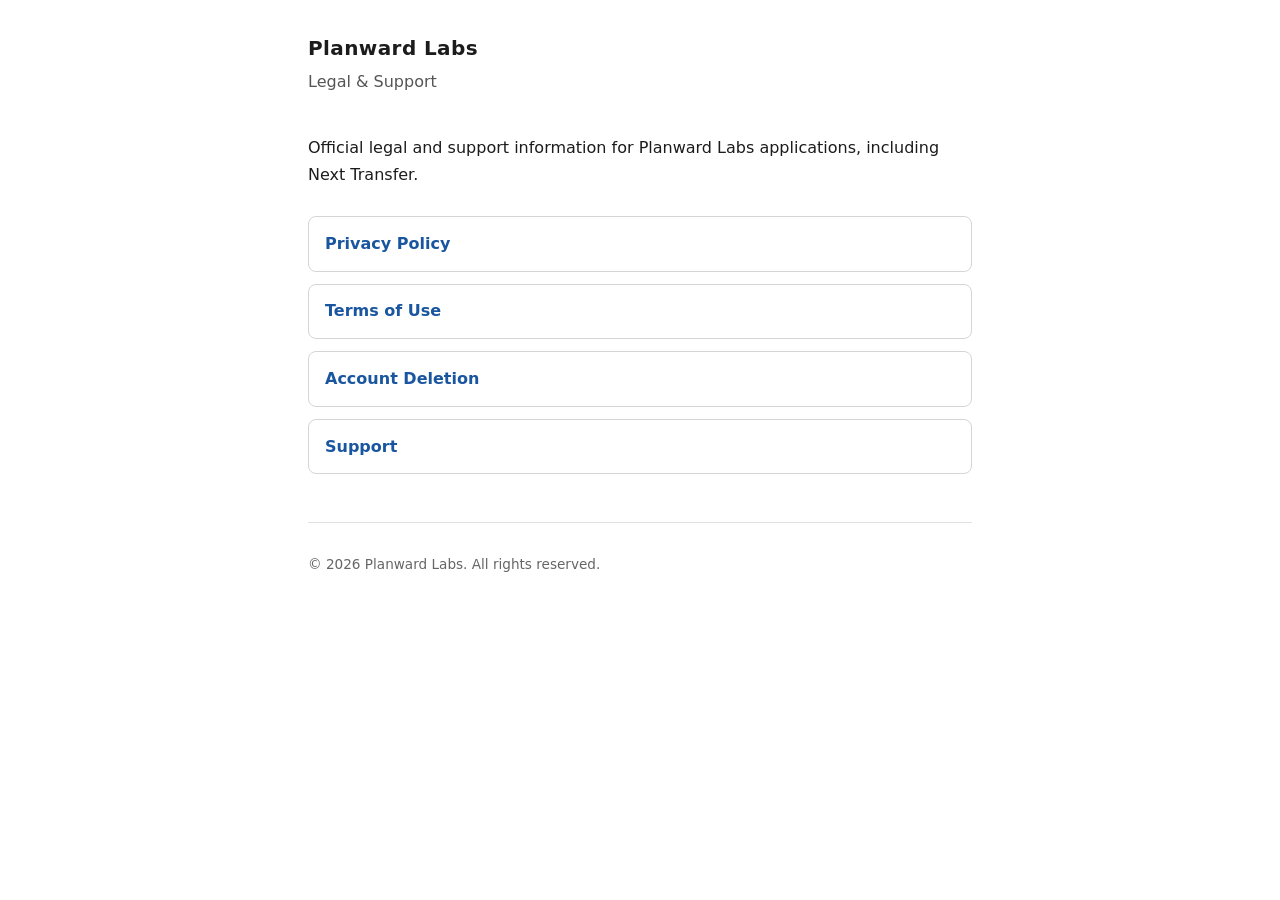
<file: index.html>
<!DOCTYPE html>
<html lang="en">
<head>
  <meta charset="utf-8">
  <meta name="viewport" content="width=device-width, initial-scale=1">
  <title>Planward Labs — Legal &amp; Support</title>
  <meta name="description" content="Legal and support information for Planward Labs applications.">
  <link rel="stylesheet" href="assets/style.css">
</head>
<body>
  <header>
    <p class="brand">Planward Labs</p>
    <p class="subtitle">Legal &amp; Support</p>
  </header>
  <main>
    <p class="intro">Official legal and support information for Planward Labs applications, including Next Transfer.</p>
    <nav class="links" aria-label="Legal pages">
      <ul>
        <li><a href="privacy/">Privacy Policy</a></li>
        <li><a href="terms/">Terms of Use</a></li>
        <li><a href="account-deletion/">Account Deletion</a></li>
        <li><a href="support/">Support</a></li>
      </ul>
    </nav>
  </main>
  <footer>
    <p>&copy; 2026 Planward Labs. All rights reserved.</p>
  </footer>
</body>
</html>
</file>
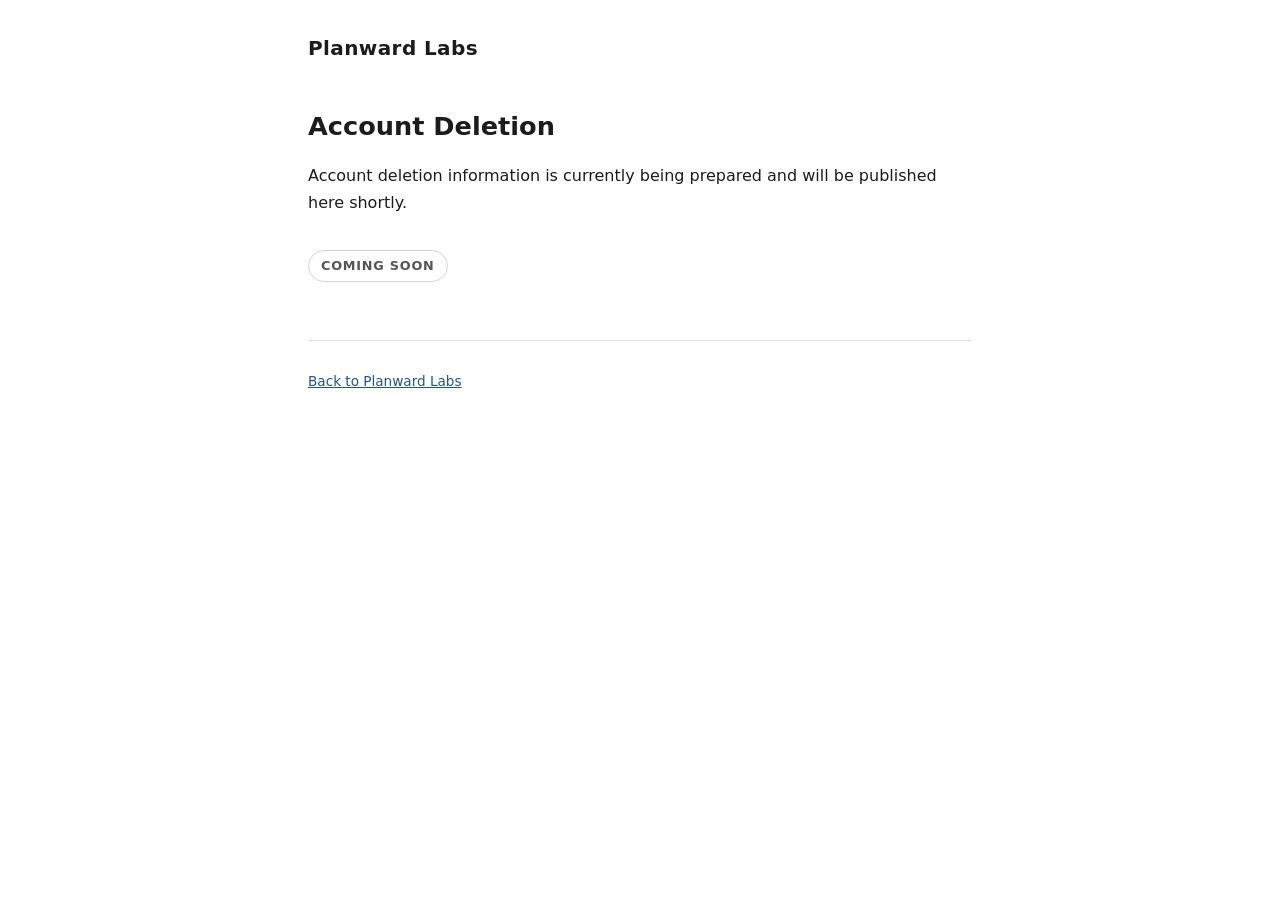
<file: account-deletion/index.html>
<!DOCTYPE html>
<html lang="en">
<head>
  <meta charset="utf-8">
  <meta name="viewport" content="width=device-width, initial-scale=1">
  <title>Account Deletion — Planward Labs</title>
  <meta name="description" content="Account deletion information for Planward Labs applications.">
  <link rel="stylesheet" href="../assets/style.css">
</head>
<body>
  <header>
    <p class="brand"><a href="../">Planward Labs</a></p>
  </header>
  <main>
    <h1>Account Deletion</h1>
    <p>Account deletion information is currently being prepared and will be published here shortly.</p>
    <p class="coming-soon">Coming soon</p>
  </main>
  <footer>
    <p><a href="../">Back to Planward Labs</a></p>
  </footer>
</body>
</html>
</file>
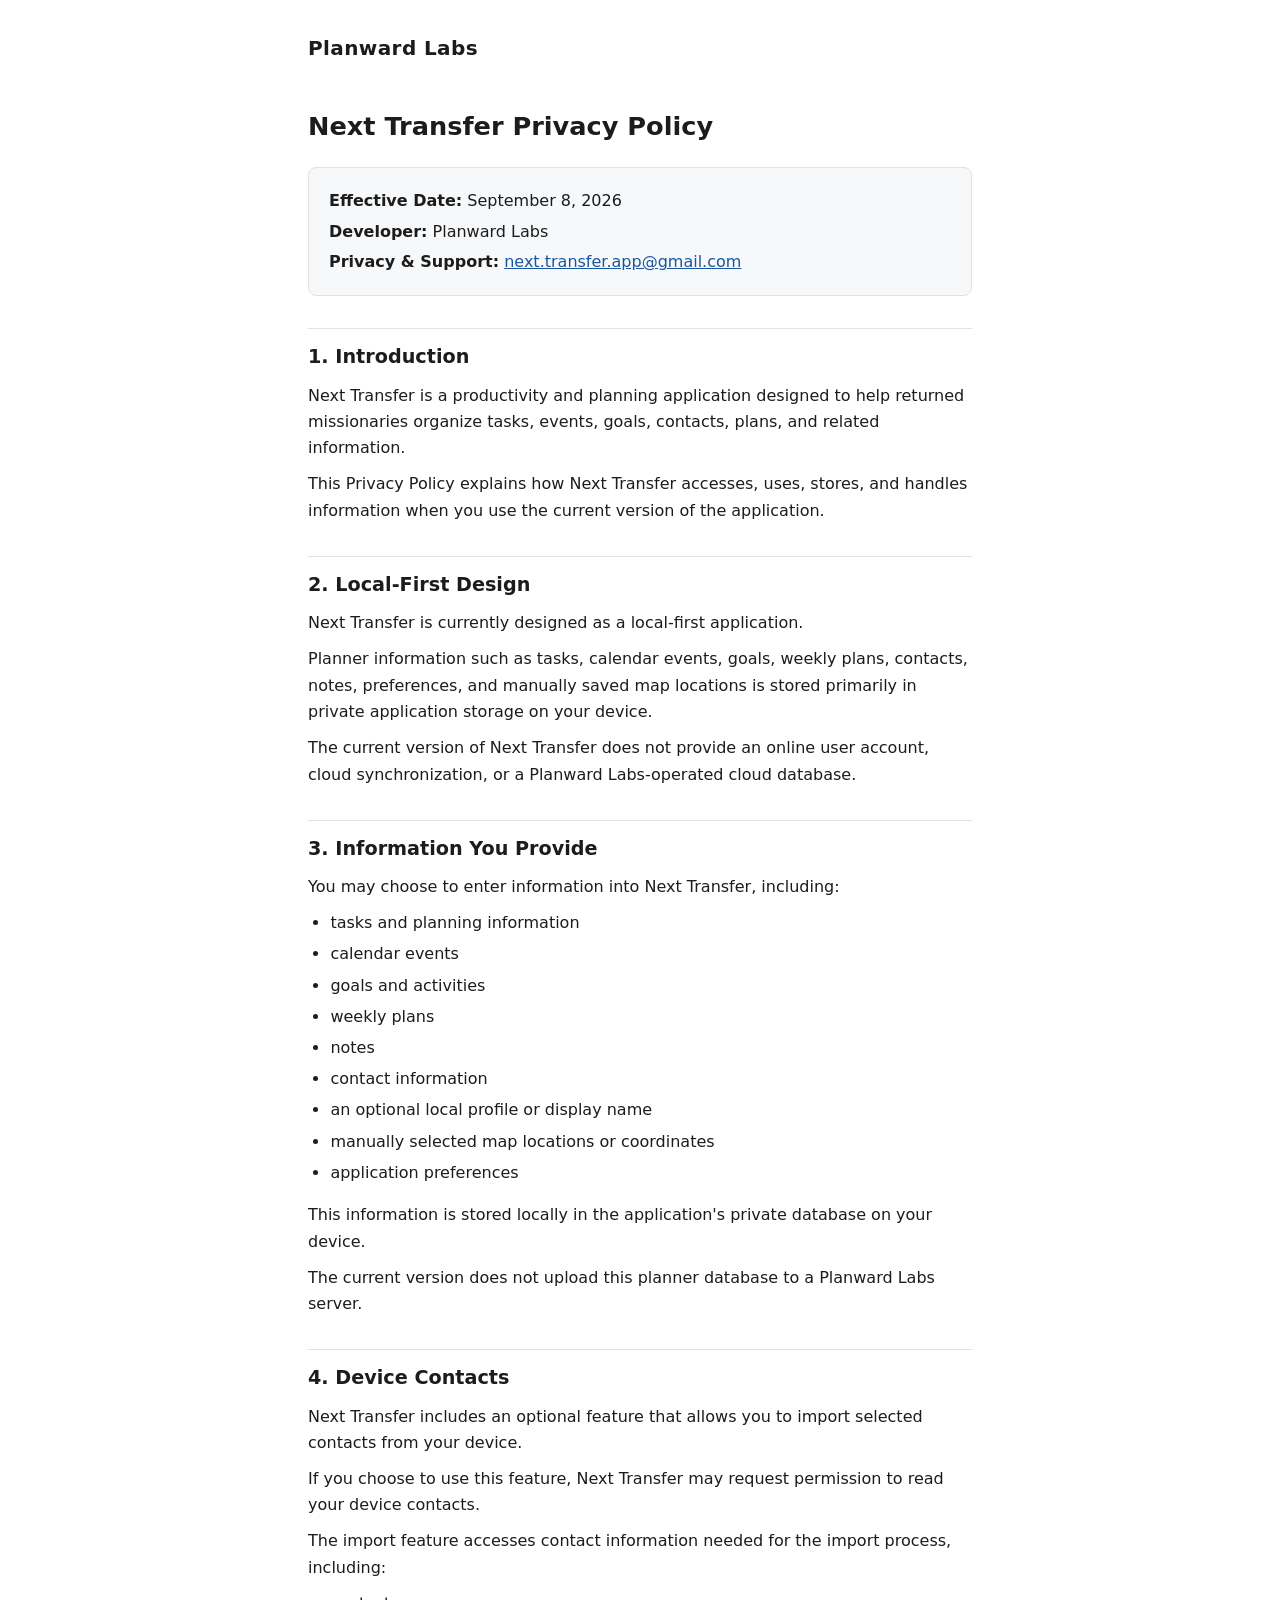
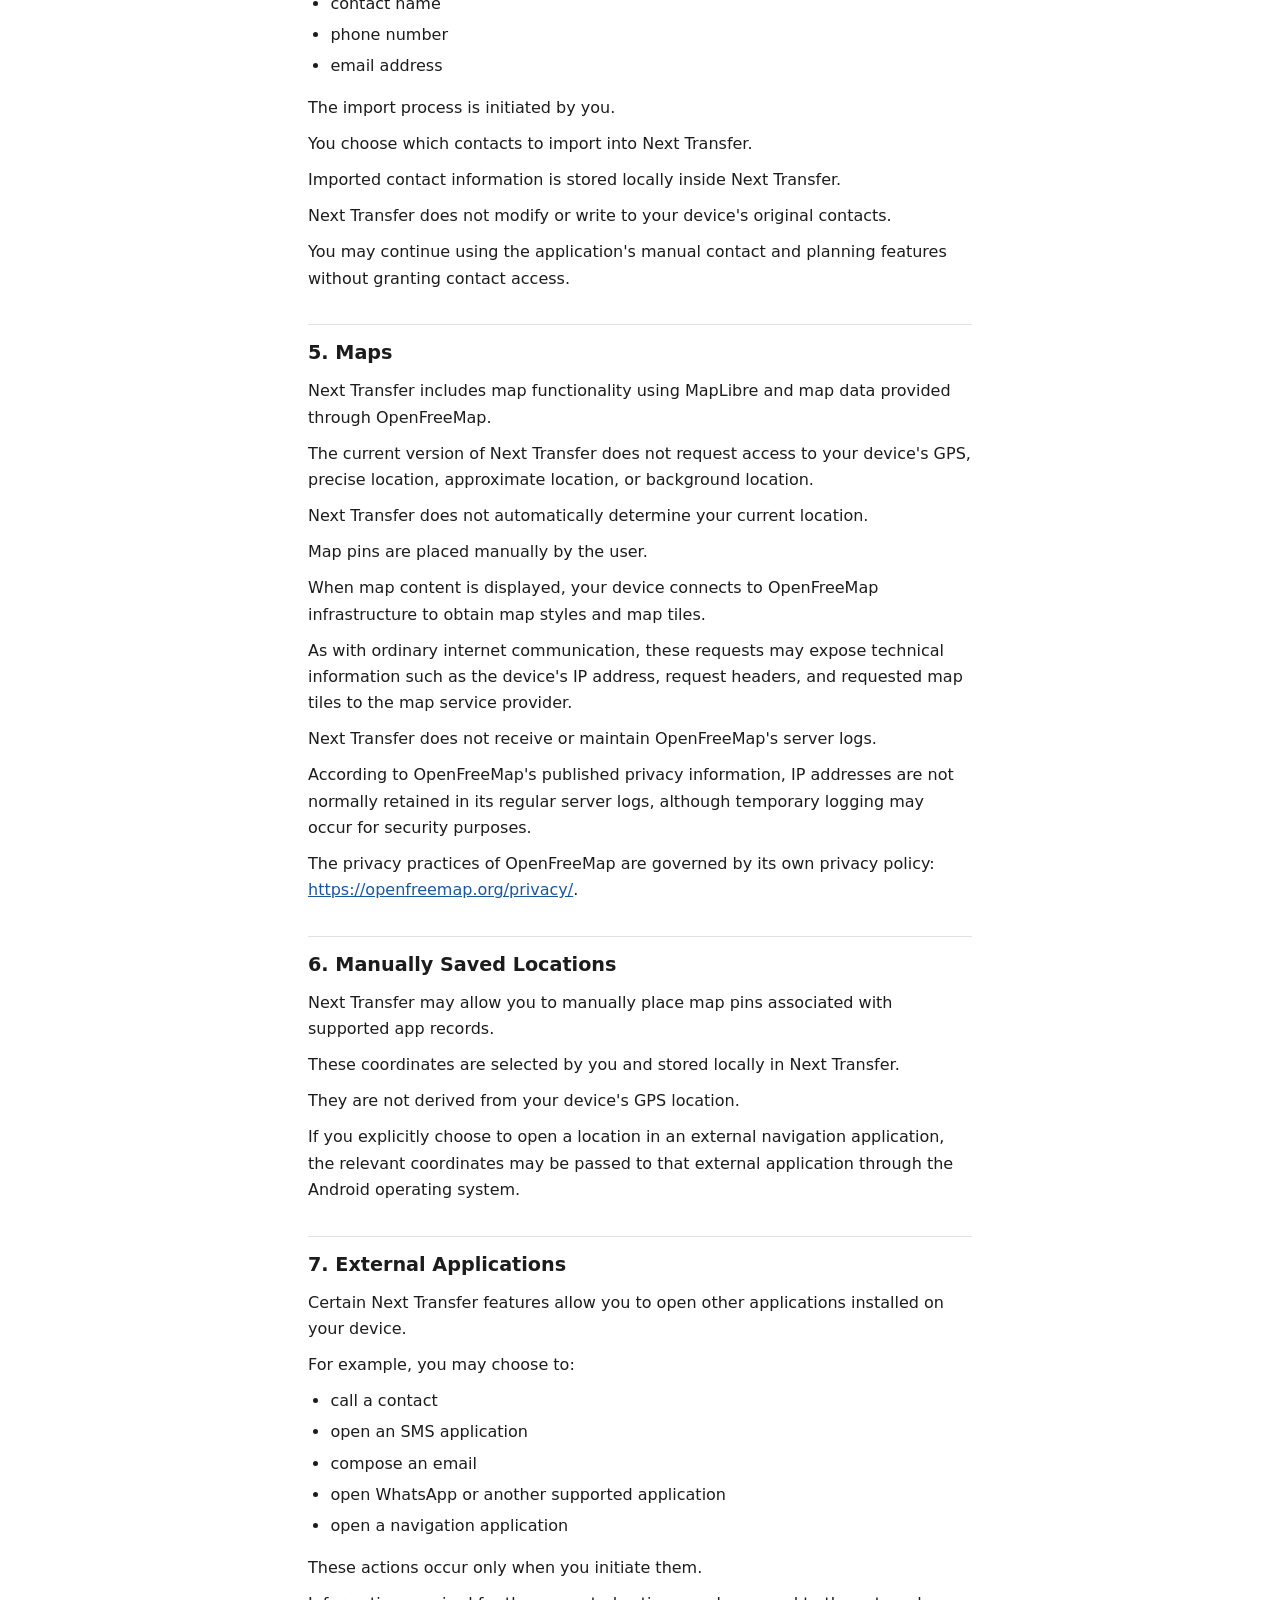
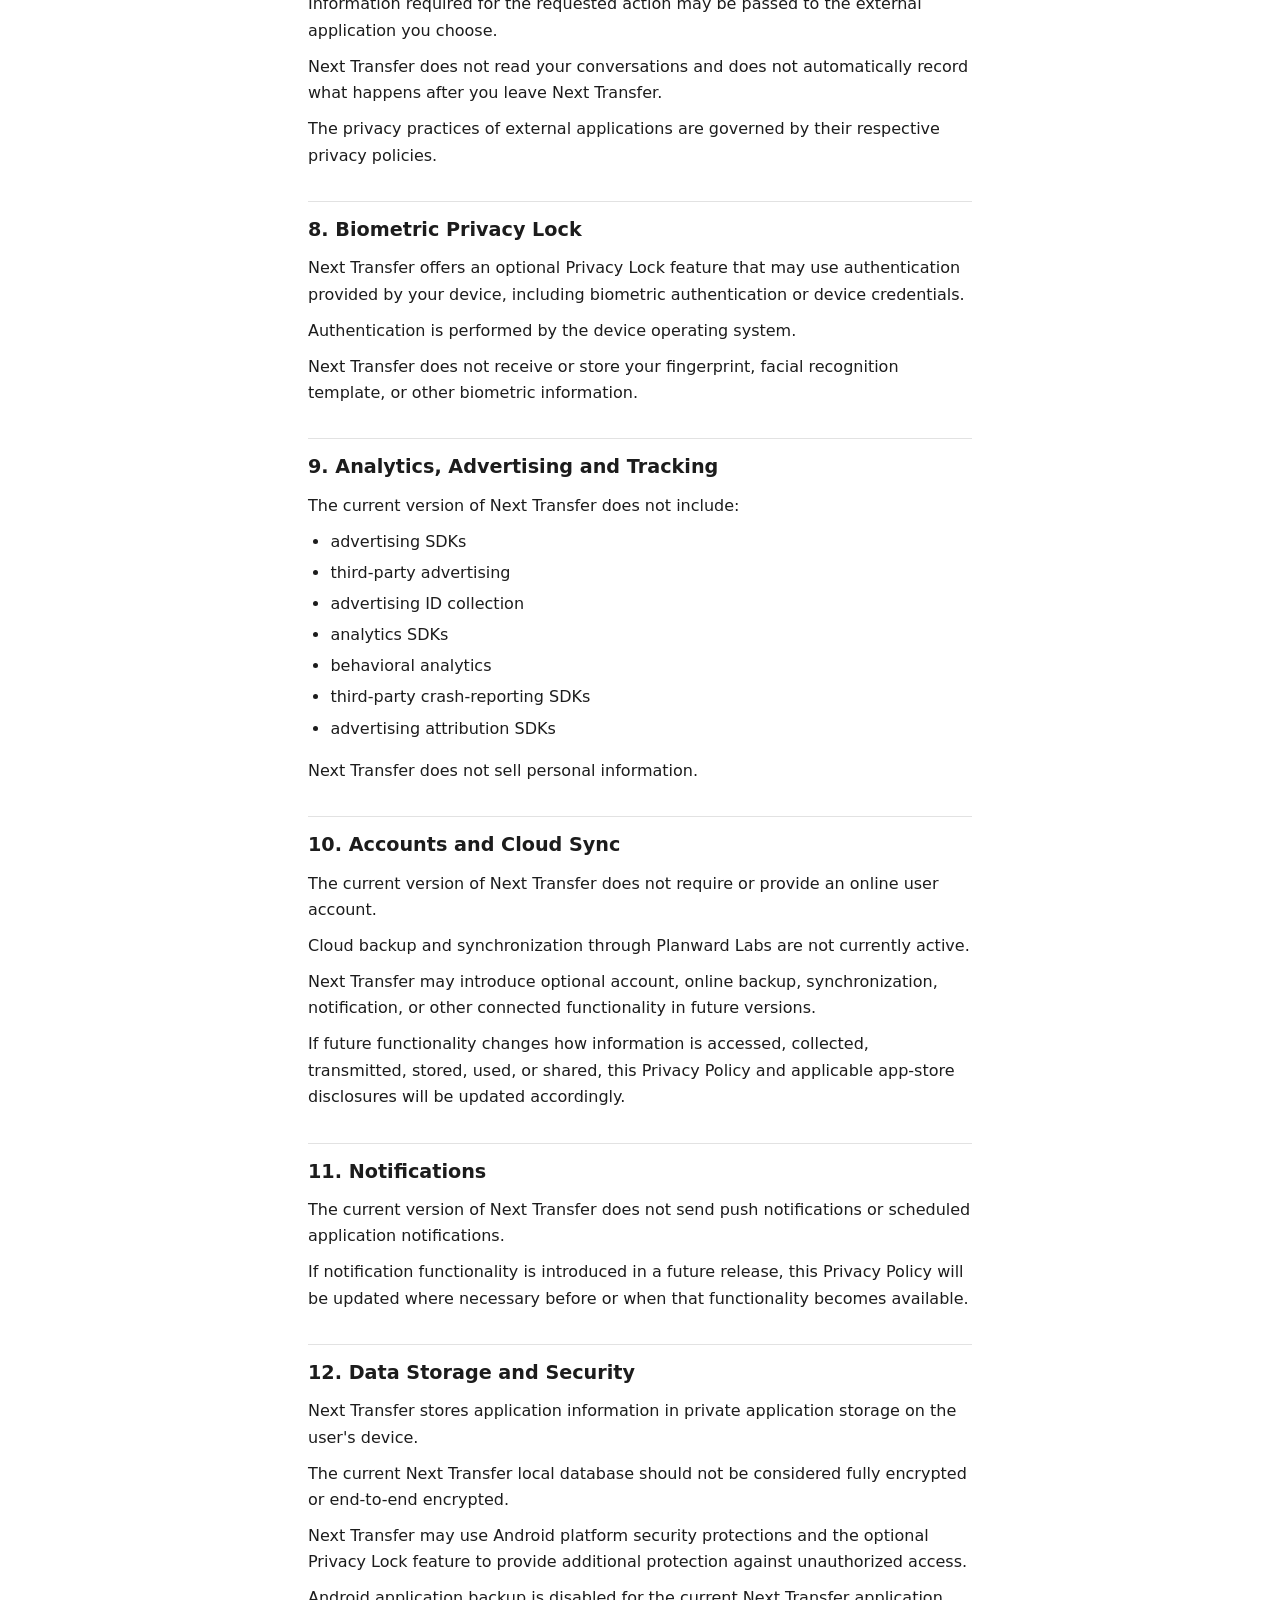
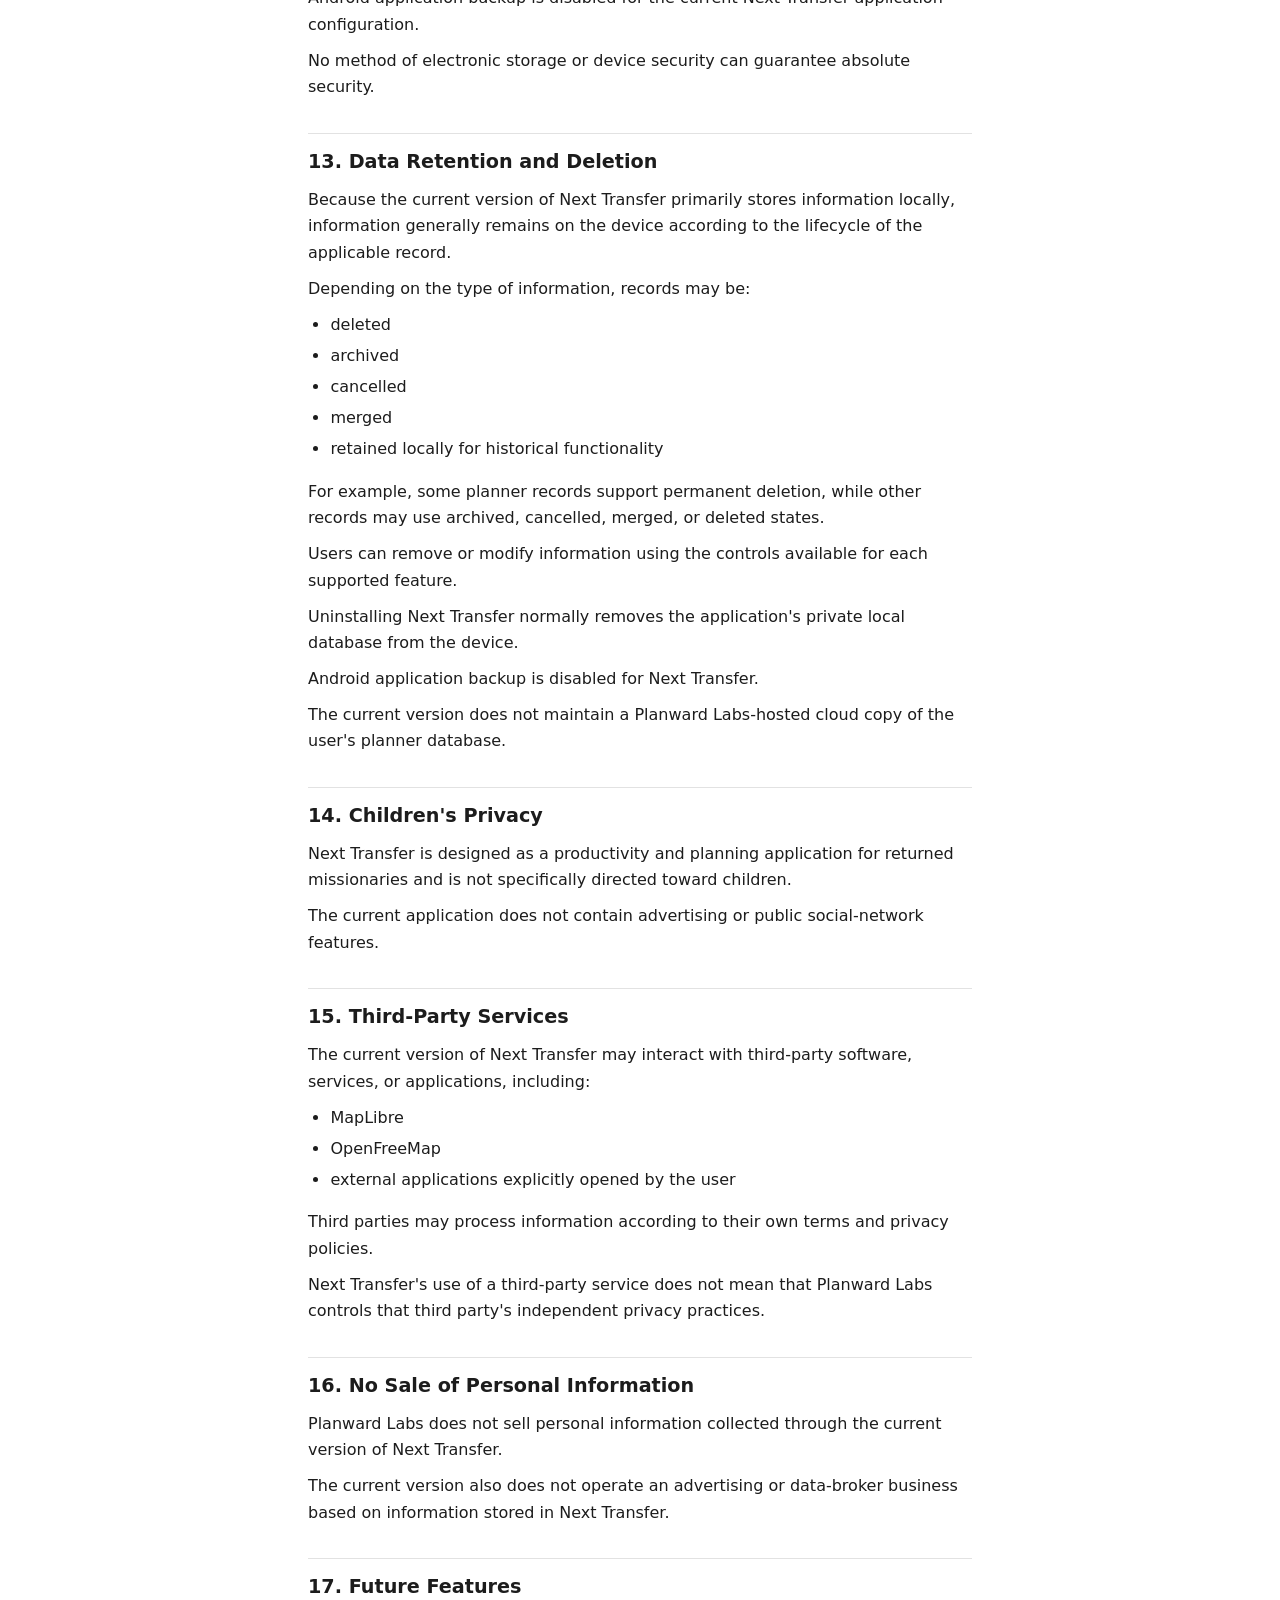
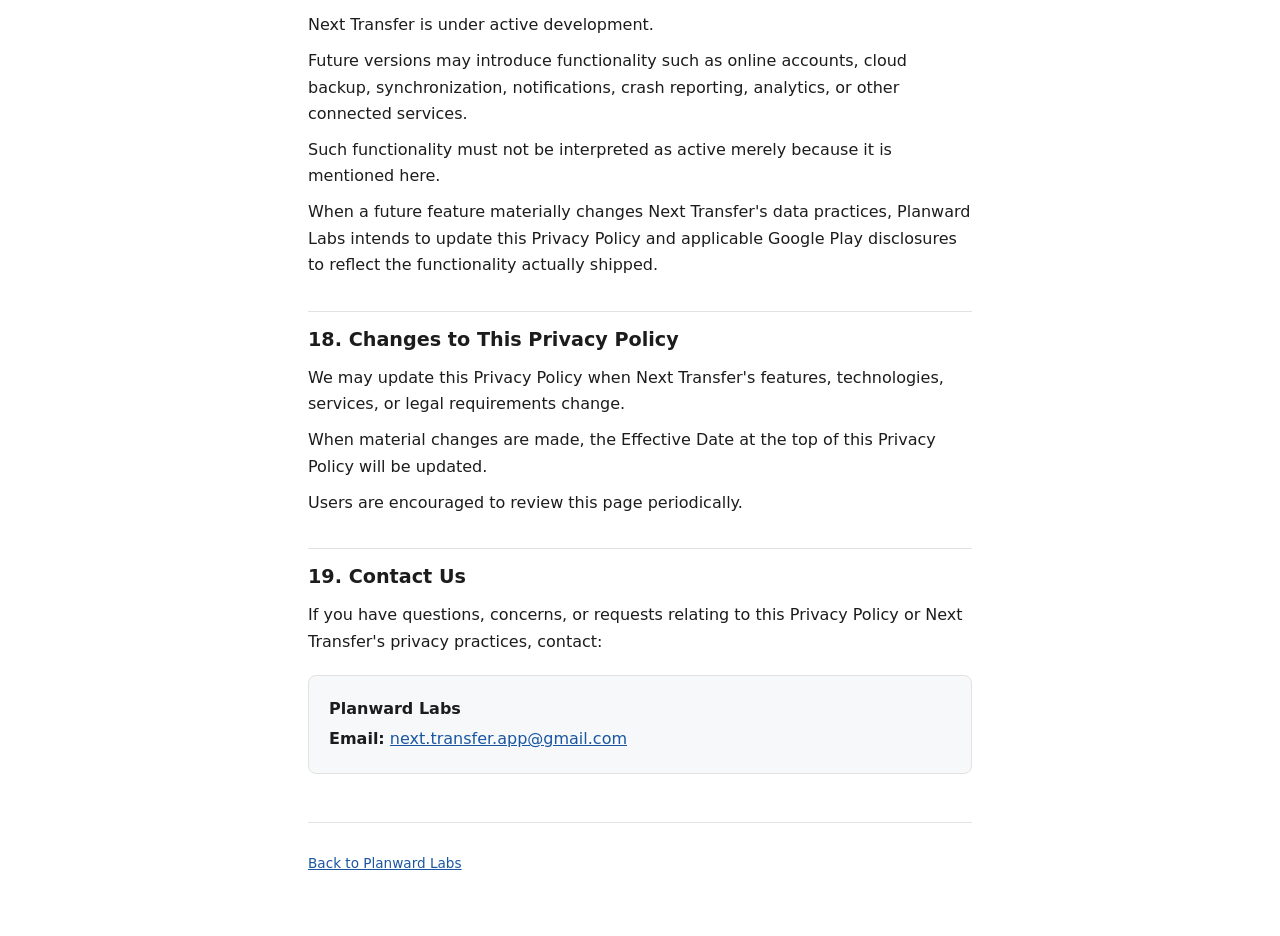
<file: privacy/index.html>
<!DOCTYPE html>
<html lang="en">
<head>
  <meta charset="utf-8">
  <meta name="viewport" content="width=device-width, initial-scale=1">
  <title>Next Transfer Privacy Policy — Planward Labs</title>
  <meta name="description" content="Privacy Policy for Next Transfer, published by Planward Labs. Effective September 8, 2026.">
  <link rel="stylesheet" href="../assets/style.css">
</head>
<body>
  <header>
    <p class="brand"><a href="../">Planward Labs</a></p>
  </header>
  <main>
    <h1>Next Transfer Privacy Policy</h1>

    <div class="policy-meta">
      <p><strong>Effective Date:</strong> September 8, 2026</p>
      <p><strong>Developer:</strong> Planward Labs</p>
      <p><strong>Privacy &amp; Support:</strong> <a href="mailto:next.transfer.app@gmail.com">next.transfer.app@gmail.com</a></p>
    </div>

    <h2>1. Introduction</h2>
    <p>Next Transfer is a productivity and planning application designed to help returned missionaries organize tasks, events, goals, contacts, plans, and related information.</p>
    <p>This Privacy Policy explains how Next Transfer accesses, uses, stores, and handles information when you use the current version of the application.</p>

    <h2>2. Local-First Design</h2>
    <p>Next Transfer is currently designed as a local-first application.</p>
    <p>Planner information such as tasks, calendar events, goals, weekly plans, contacts, notes, preferences, and manually saved map locations is stored primarily in private application storage on your device.</p>
    <p>The current version of Next Transfer does not provide an online user account, cloud synchronization, or a Planward Labs-operated cloud database.</p>

    <h2>3. Information You Provide</h2>
    <p>You may choose to enter information into Next Transfer, including:</p>
    <ul>
      <li>tasks and planning information</li>
      <li>calendar events</li>
      <li>goals and activities</li>
      <li>weekly plans</li>
      <li>notes</li>
      <li>contact information</li>
      <li>an optional local profile or display name</li>
      <li>manually selected map locations or coordinates</li>
      <li>application preferences</li>
    </ul>
    <p>This information is stored locally in the application's private database on your device.</p>
    <p>The current version does not upload this planner database to a Planward Labs server.</p>

    <h2>4. Device Contacts</h2>
    <p>Next Transfer includes an optional feature that allows you to import selected contacts from your device.</p>
    <p>If you choose to use this feature, Next Transfer may request permission to read your device contacts.</p>
    <p>The import feature accesses contact information needed for the import process, including:</p>
    <ul>
      <li>contact name</li>
      <li>phone number</li>
      <li>email address</li>
    </ul>
    <p>The import process is initiated by you.</p>
    <p>You choose which contacts to import into Next Transfer.</p>
    <p>Imported contact information is stored locally inside Next Transfer.</p>
    <p>Next Transfer does not modify or write to your device's original contacts.</p>
    <p>You may continue using the application's manual contact and planning features without granting contact access.</p>

    <h2>5. Maps</h2>
    <p>Next Transfer includes map functionality using MapLibre and map data provided through OpenFreeMap.</p>
    <p>The current version of Next Transfer does not request access to your device's GPS, precise location, approximate location, or background location.</p>
    <p>Next Transfer does not automatically determine your current location.</p>
    <p>Map pins are placed manually by the user.</p>
    <p>When map content is displayed, your device connects to OpenFreeMap infrastructure to obtain map styles and map tiles.</p>
    <p>As with ordinary internet communication, these requests may expose technical information such as the device's IP address, request headers, and requested map tiles to the map service provider.</p>
    <p>Next Transfer does not receive or maintain OpenFreeMap's server logs.</p>
    <p>According to OpenFreeMap's published privacy information, IP addresses are not normally retained in its regular server logs, although temporary logging may occur for security purposes.</p>
    <p>The privacy practices of OpenFreeMap are governed by its own privacy policy: <a href="https://openfreemap.org/privacy/">https://openfreemap.org/privacy/</a>.</p>

    <h2>6. Manually Saved Locations</h2>
    <p>Next Transfer may allow you to manually place map pins associated with supported app records.</p>
    <p>These coordinates are selected by you and stored locally in Next Transfer.</p>
    <p>They are not derived from your device's GPS location.</p>
    <p>If you explicitly choose to open a location in an external navigation application, the relevant coordinates may be passed to that external application through the Android operating system.</p>

    <h2>7. External Applications</h2>
    <p>Certain Next Transfer features allow you to open other applications installed on your device.</p>
    <p>For example, you may choose to:</p>
    <ul>
      <li>call a contact</li>
      <li>open an SMS application</li>
      <li>compose an email</li>
      <li>open WhatsApp or another supported application</li>
      <li>open a navigation application</li>
    </ul>
    <p>These actions occur only when you initiate them.</p>
    <p>Information required for the requested action may be passed to the external application you choose.</p>
    <p>Next Transfer does not read your conversations and does not automatically record what happens after you leave Next Transfer.</p>
    <p>The privacy practices of external applications are governed by their respective privacy policies.</p>

    <h2>8. Biometric Privacy Lock</h2>
    <p>Next Transfer offers an optional Privacy Lock feature that may use authentication provided by your device, including biometric authentication or device credentials.</p>
    <p>Authentication is performed by the device operating system.</p>
    <p>Next Transfer does not receive or store your fingerprint, facial recognition template, or other biometric information.</p>

    <h2>9. Analytics, Advertising and Tracking</h2>
    <p>The current version of Next Transfer does not include:</p>
    <ul>
      <li>advertising SDKs</li>
      <li>third-party advertising</li>
      <li>advertising ID collection</li>
      <li>analytics SDKs</li>
      <li>behavioral analytics</li>
      <li>third-party crash-reporting SDKs</li>
      <li>advertising attribution SDKs</li>
    </ul>
    <p>Next Transfer does not sell personal information.</p>

    <h2>10. Accounts and Cloud Sync</h2>
    <p>The current version of Next Transfer does not require or provide an online user account.</p>
    <p>Cloud backup and synchronization through Planward Labs are not currently active.</p>
    <p>Next Transfer may introduce optional account, online backup, synchronization, notification, or other connected functionality in future versions.</p>
    <p>If future functionality changes how information is accessed, collected, transmitted, stored, used, or shared, this Privacy Policy and applicable app-store disclosures will be updated accordingly.</p>

    <h2>11. Notifications</h2>
    <p>The current version of Next Transfer does not send push notifications or scheduled application notifications.</p>
    <p>If notification functionality is introduced in a future release, this Privacy Policy will be updated where necessary before or when that functionality becomes available.</p>

    <h2>12. Data Storage and Security</h2>
    <p>Next Transfer stores application information in private application storage on the user's device.</p>
    <p>The current Next Transfer local database should not be considered fully encrypted or end-to-end encrypted.</p>
    <p>Next Transfer may use Android platform security protections and the optional Privacy Lock feature to provide additional protection against unauthorized access.</p>
    <p>Android application backup is disabled for the current Next Transfer application configuration.</p>
    <p>No method of electronic storage or device security can guarantee absolute security.</p>

    <h2>13. Data Retention and Deletion</h2>
    <p>Because the current version of Next Transfer primarily stores information locally, information generally remains on the device according to the lifecycle of the applicable record.</p>
    <p>Depending on the type of information, records may be:</p>
    <ul>
      <li>deleted</li>
      <li>archived</li>
      <li>cancelled</li>
      <li>merged</li>
      <li>retained locally for historical functionality</li>
    </ul>
    <p>For example, some planner records support permanent deletion, while other records may use archived, cancelled, merged, or deleted states.</p>
    <p>Users can remove or modify information using the controls available for each supported feature.</p>
    <p>Uninstalling Next Transfer normally removes the application's private local database from the device.</p>
    <p>Android application backup is disabled for Next Transfer.</p>
    <p>The current version does not maintain a Planward Labs-hosted cloud copy of the user's planner database.</p>

    <h2>14. Children's Privacy</h2>
    <p>Next Transfer is designed as a productivity and planning application for returned missionaries and is not specifically directed toward children.</p>
    <p>The current application does not contain advertising or public social-network features.</p>

    <h2>15. Third-Party Services</h2>
    <p>The current version of Next Transfer may interact with third-party software, services, or applications, including:</p>
    <ul>
      <li>MapLibre</li>
      <li>OpenFreeMap</li>
      <li>external applications explicitly opened by the user</li>
    </ul>
    <p>Third parties may process information according to their own terms and privacy policies.</p>
    <p>Next Transfer's use of a third-party service does not mean that Planward Labs controls that third party's independent privacy practices.</p>

    <h2>16. No Sale of Personal Information</h2>
    <p>Planward Labs does not sell personal information collected through the current version of Next Transfer.</p>
    <p>The current version also does not operate an advertising or data-broker business based on information stored in Next Transfer.</p>

    <h2>17. Future Features</h2>
    <p>Next Transfer is under active development.</p>
    <p>Future versions may introduce functionality such as online accounts, cloud backup, synchronization, notifications, crash reporting, analytics, or other connected services.</p>
    <p>Such functionality must not be interpreted as active merely because it is mentioned here.</p>
    <p>When a future feature materially changes Next Transfer's data practices, Planward Labs intends to update this Privacy Policy and applicable Google Play disclosures to reflect the functionality actually shipped.</p>

    <h2>18. Changes to This Privacy Policy</h2>
    <p>We may update this Privacy Policy when Next Transfer's features, technologies, services, or legal requirements change.</p>
    <p>When material changes are made, the Effective Date at the top of this Privacy Policy will be updated.</p>
    <p>Users are encouraged to review this page periodically.</p>

    <h2>19. Contact Us</h2>
    <p>If you have questions, concerns, or requests relating to this Privacy Policy or Next Transfer's privacy practices, contact:</p>
    <div class="contact-block">
      <p><strong>Planward Labs</strong></p>
      <p><strong>Email:</strong> <a href="mailto:next.transfer.app@gmail.com">next.transfer.app@gmail.com</a></p>
    </div>
  </main>
  <footer>
    <p><a href="../">Back to Planward Labs</a></p>
  </footer>
</body>
</html>
</file>
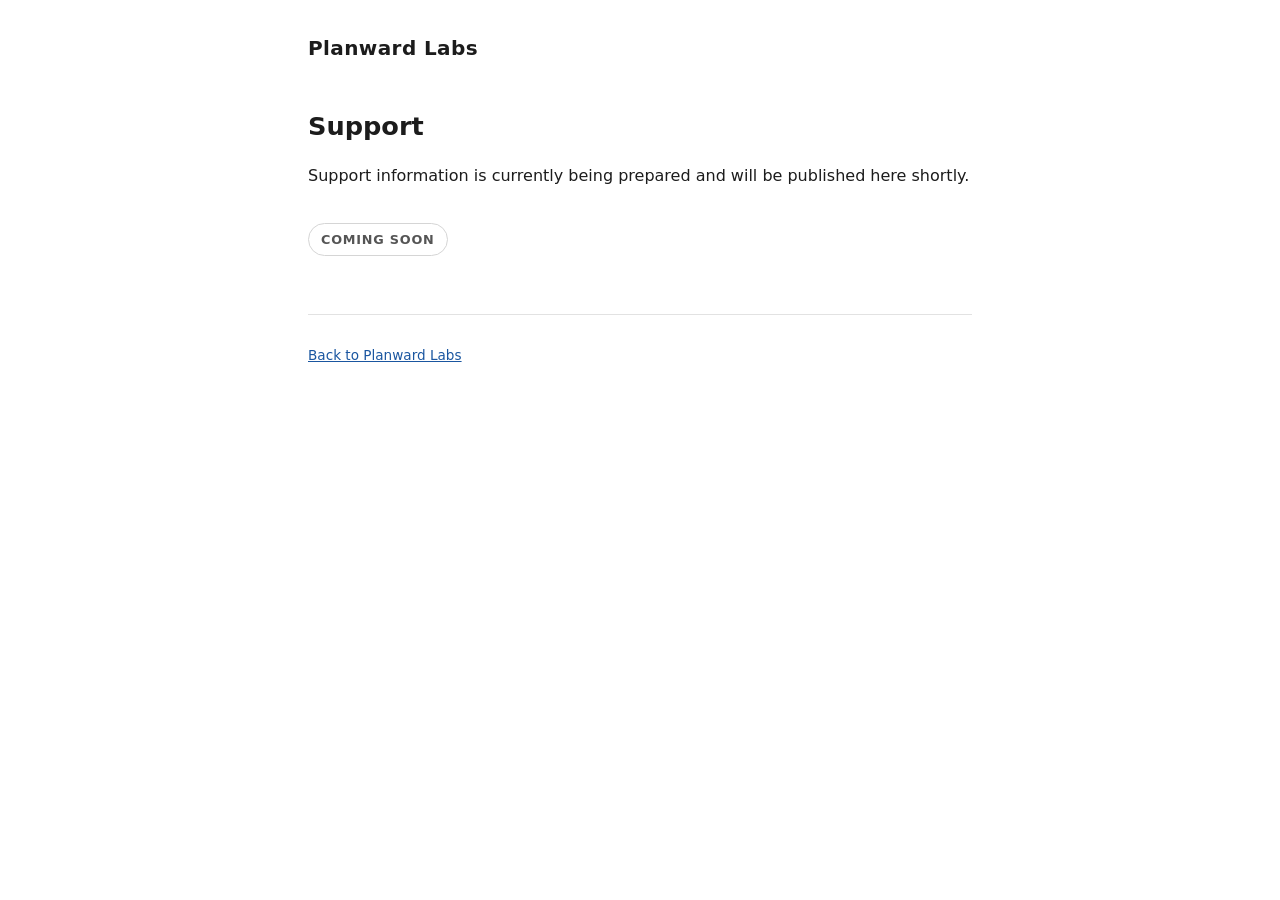
<file: support/index.html>
<!DOCTYPE html>
<html lang="en">
<head>
  <meta charset="utf-8">
  <meta name="viewport" content="width=device-width, initial-scale=1">
  <title>Support — Planward Labs</title>
  <meta name="description" content="Support information for Planward Labs applications.">
  <link rel="stylesheet" href="../assets/style.css">
</head>
<body>
  <header>
    <p class="brand"><a href="../">Planward Labs</a></p>
  </header>
  <main>
    <h1>Support</h1>
    <p>Support information is currently being prepared and will be published here shortly.</p>
    <p class="coming-soon">Coming soon</p>
  </main>
  <footer>
    <p><a href="../">Back to Planward Labs</a></p>
  </footer>
</body>
</html>
</file>
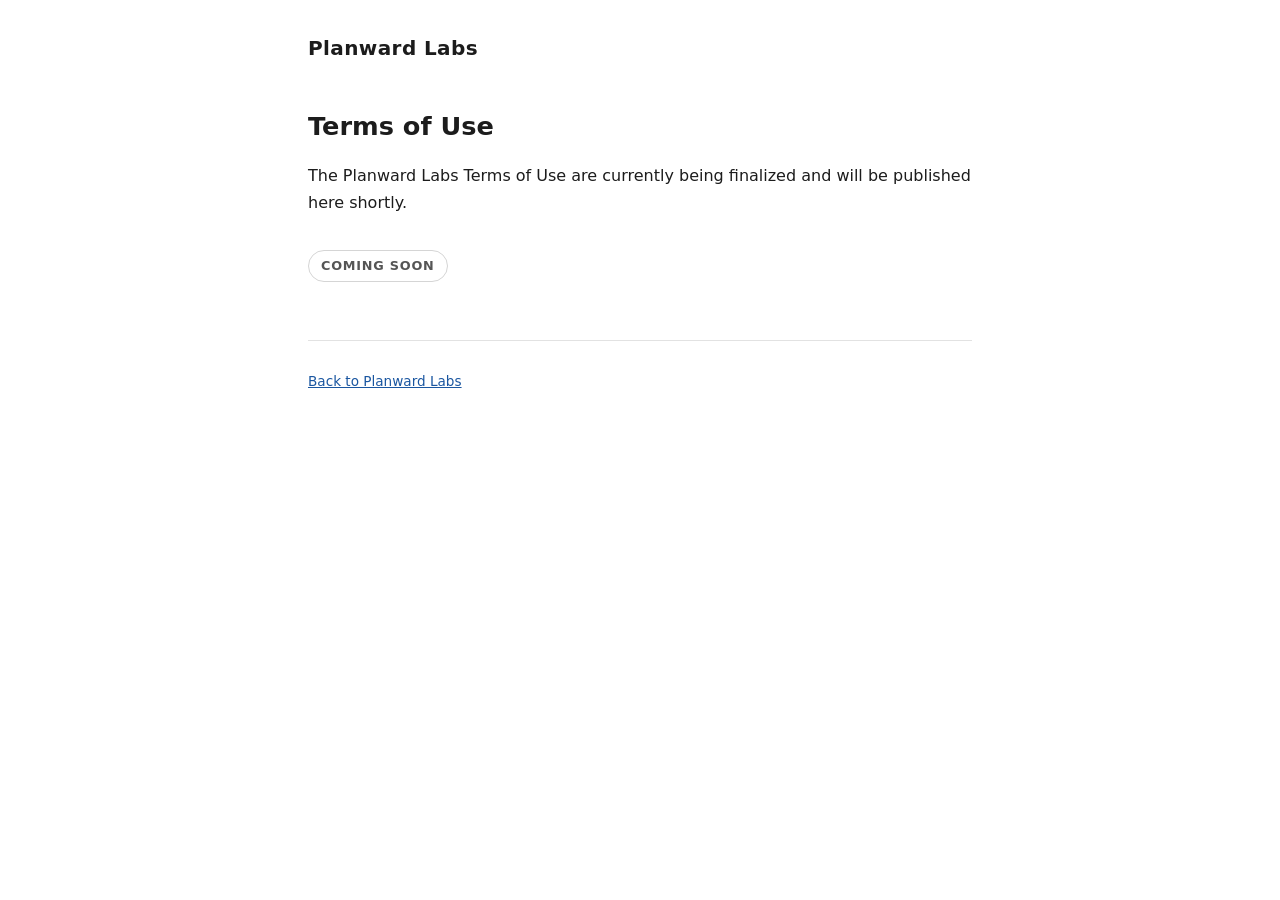
<file: terms/index.html>
<!DOCTYPE html>
<html lang="en">
<head>
  <meta charset="utf-8">
  <meta name="viewport" content="width=device-width, initial-scale=1">
  <title>Terms of Use — Planward Labs</title>
  <meta name="description" content="Terms of Use for Planward Labs applications.">
  <link rel="stylesheet" href="../assets/style.css">
</head>
<body>
  <header>
    <p class="brand"><a href="../">Planward Labs</a></p>
  </header>
  <main>
    <h1>Terms of Use</h1>
    <p>The Planward Labs Terms of Use are currently being finalized and will be published here shortly.</p>
    <p class="coming-soon">Coming soon</p>
  </main>
  <footer>
    <p><a href="../">Back to Planward Labs</a></p>
  </footer>
</body>
</html>
</file>
<file: assets/style.css>
/* Planward Labs — Legal & Support site styles.
   No external resources, no tracking, no JavaScript. */

:root {
  color-scheme: light dark;
}

* { box-sizing: border-box; }

body {
  margin: 0 auto;
  max-width: 44rem;
  padding: 2rem 1.25rem 3rem;
  font-family: system-ui, -apple-system, "Segoe UI", Roboto, Helvetica, Arial, sans-serif;
  font-size: 1rem;
  line-height: 1.65;
  color: #1c1c1c;
  background: #ffffff;
}

header { margin-bottom: 2.5rem; }

.brand {
  font-size: 1.25rem;
  font-weight: 700;
  letter-spacing: 0.02em;
  margin: 0 0 0.25rem;
}

.brand a { color: inherit; text-decoration: none; }

.subtitle { margin: 0; color: #555; }

main h1 { font-size: 1.6rem; margin: 0 0 1rem; }

.intro { margin: 0 0 1.75rem; }

nav.links ul { list-style: none; padding: 0; margin: 0; }

nav.links li { margin: 0 0 0.75rem; }

nav.links a {
  display: block;
  padding: 0.85rem 1rem;
  border: 1px solid #d5d5d5;
  border-radius: 8px;
  color: #1a56a0;
  text-decoration: none;
  font-weight: 600;
}

nav.links a:hover, nav.links a:focus {
  border-color: #1a56a0;
  background: #f2f6fc;
}

.coming-soon {
  display: inline-block;
  margin-top: 1.5rem;
  padding: 0.3rem 0.75rem;
  border: 1px solid #d5d5d5;
  border-radius: 999px;
  font-size: 0.8rem;
  font-weight: 600;
  text-transform: uppercase;
  letter-spacing: 0.06em;
  color: #555;
}

footer {
  margin-top: 3rem;
  padding-top: 1rem;
  border-top: 1px solid #e2e2e2;
  font-size: 0.85rem;
  color: #666;
}

footer a { color: #1a56a0; }

@media (prefers-color-scheme: dark) {
  body { color: #e8e8e8; background: #121212; }
  .subtitle { color: #b0b0b0; }
  nav.links a { border-color: #3a3a3a; color: #9cc1f5; }
  nav.links a:hover, nav.links a:focus { border-color: #9cc1f5; background: #1d2632; }
  footer { border-top-color: #333; color: #999; }
  footer a { color: #9cc1f5; }
  .coming-soon { border-color: #3a3a3a; color: #b0b0b0; }
}

@media (max-width: 480px) {
  body { padding: 1.25rem 1rem 2rem; }
  main h1 { font-size: 1.35rem; }
}

/* Policy page readability additions */
main p { margin: 0.6rem 0; }

main h2 {
  font-size: 1.2rem;
  margin: 2rem 0 0.6rem;
  padding-top: 0.75rem;
  border-top: 1px solid #e2e2e2;
}

main ul { margin: 0.5rem 0 1rem; padding-left: 1.4rem; }

main ul li { margin: 0.3rem 0; }

a { color: #1a56a0; }

.policy-meta, .contact-block {
  background: #f6f8fa;
  border: 1px solid #e2e2e2;
  border-radius: 8px;
  padding: 1rem 1.25rem;
  margin: 1.25rem 0 0.5rem;
}

.policy-meta p, .contact-block p { margin: 0.25rem 0; }

@media (prefers-color-scheme: dark) {
  main h2 { border-top-color: #333; }
  .policy-meta, .contact-block { background: #1b1b1b; border-color: #3a3a3a; }
  a { color: #9cc1f5; }
}
</file>
